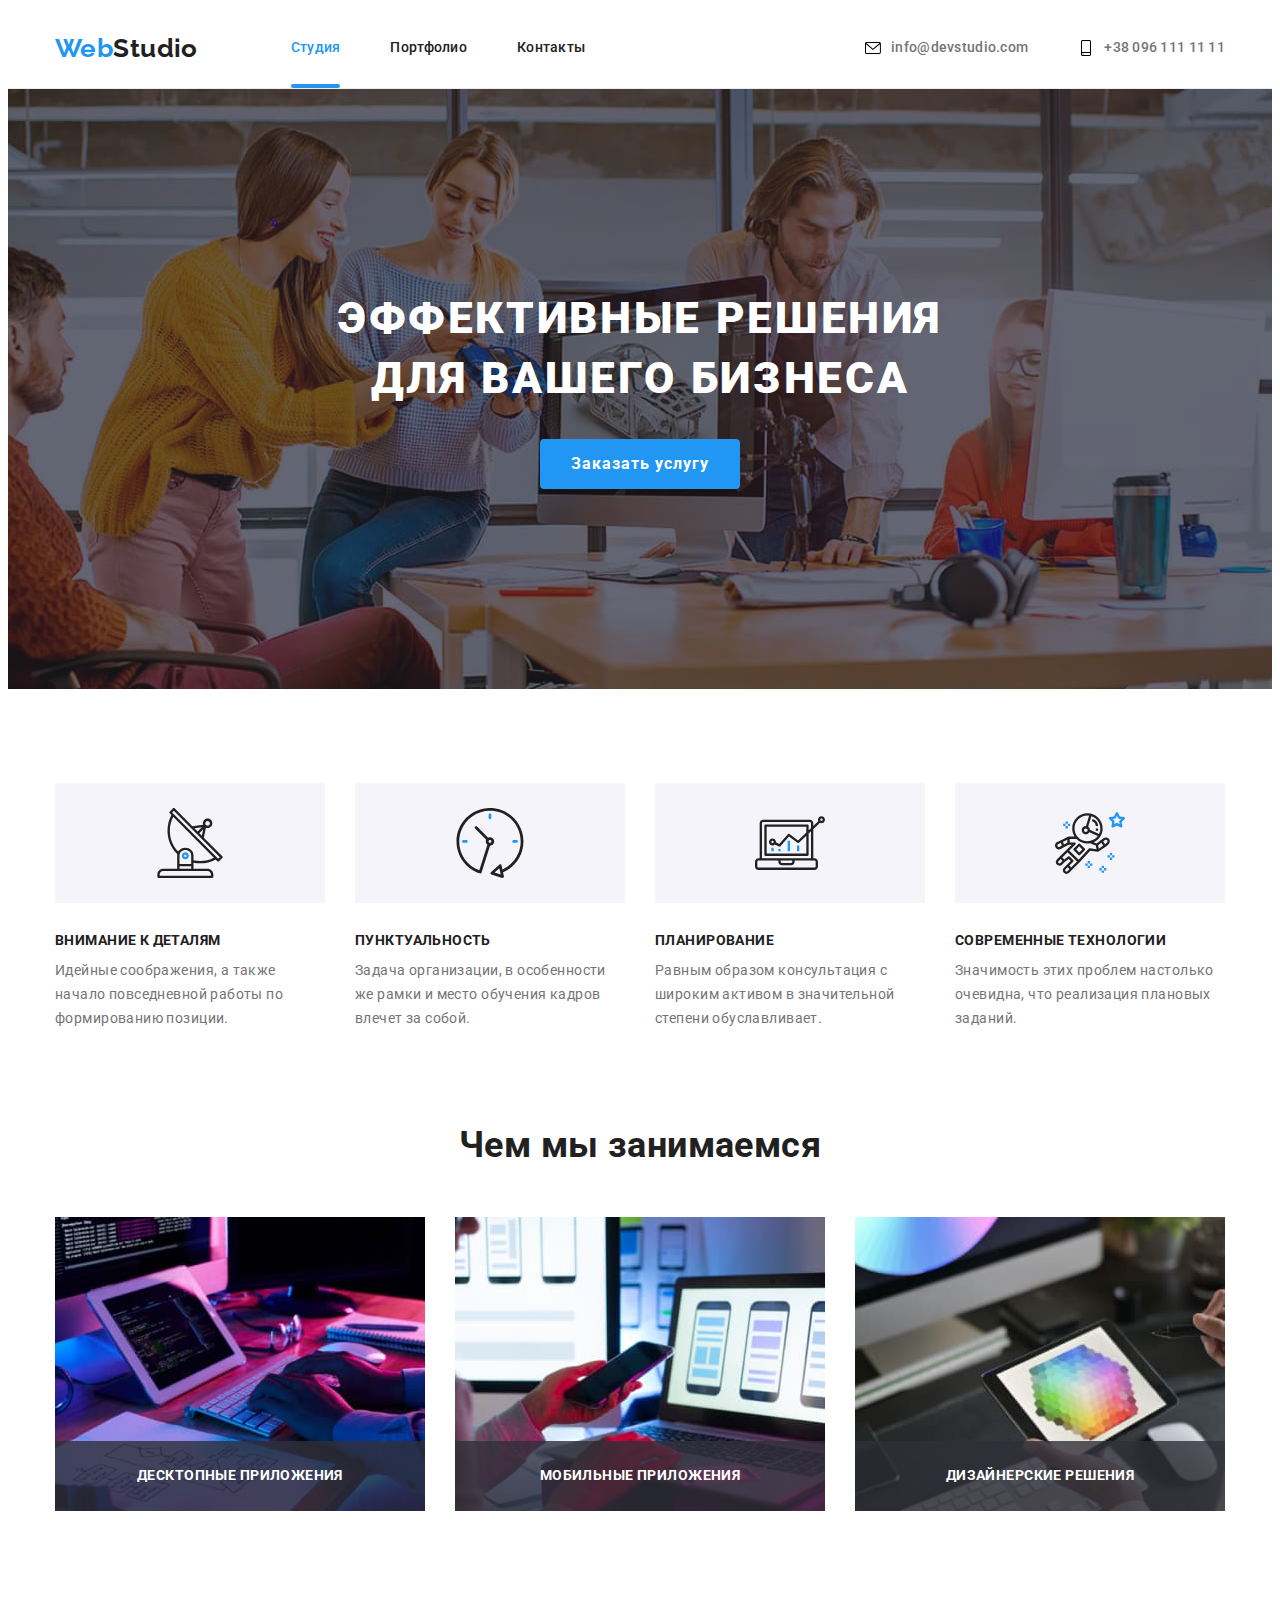
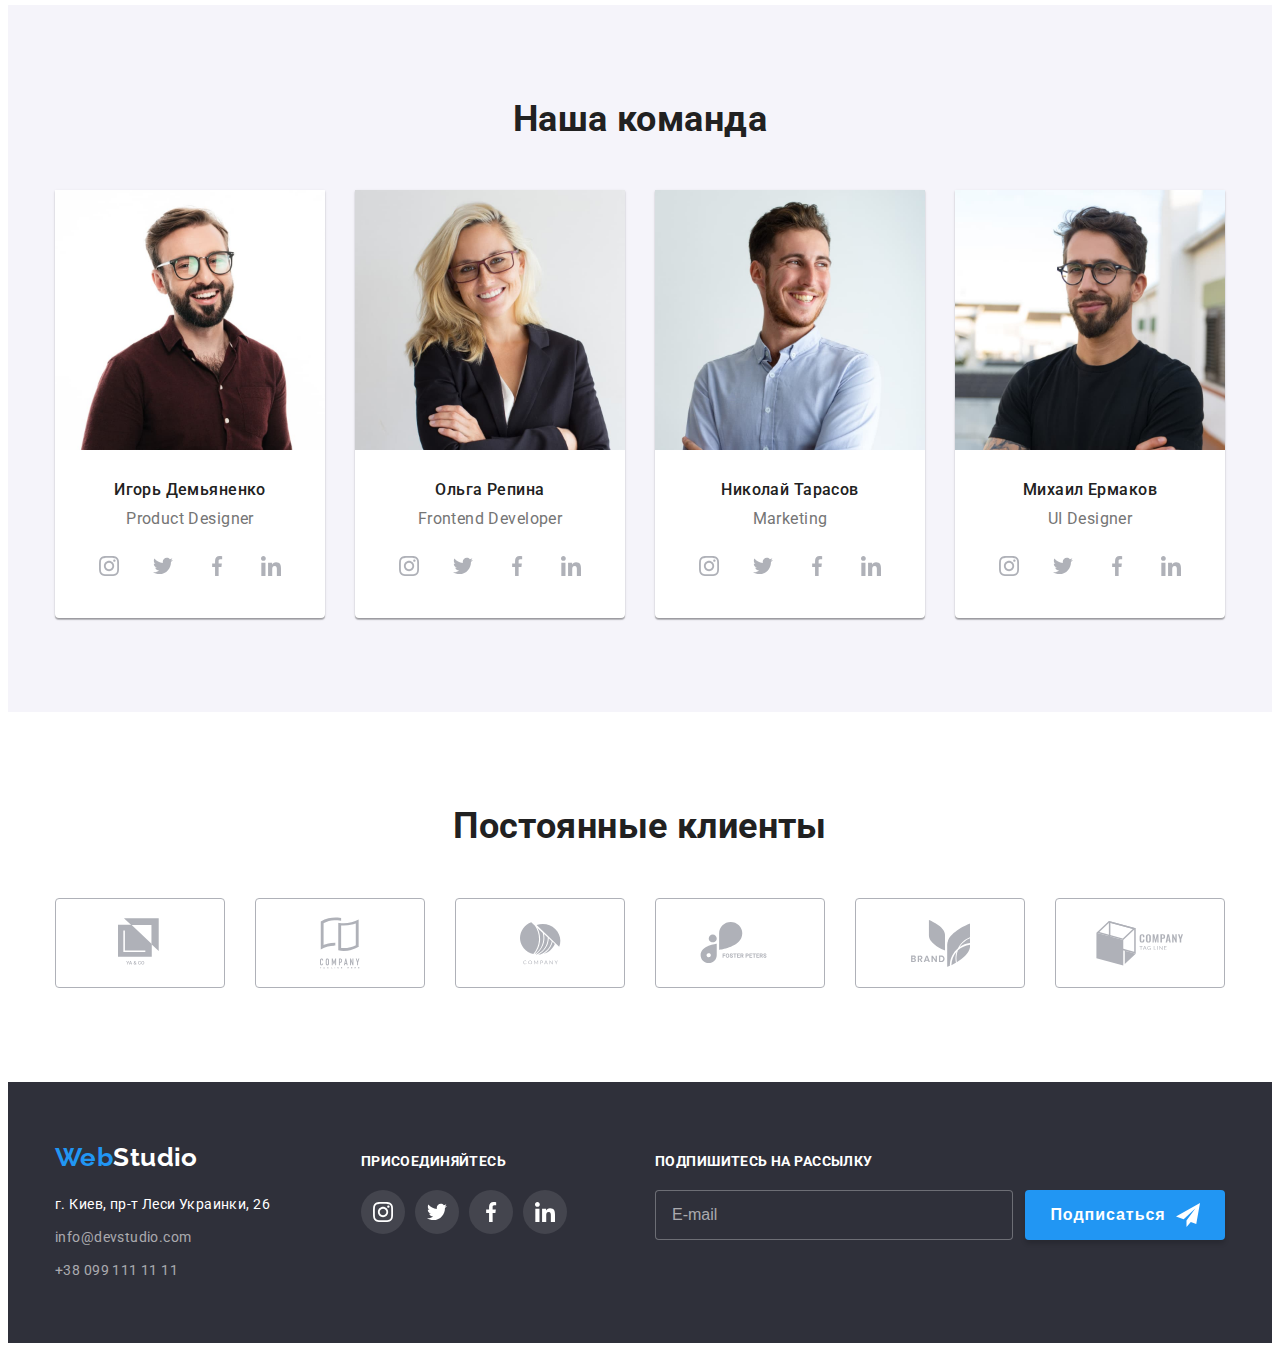
<file: index.html>
<!DOCTYPE html>
<html lang="ru">

<head>
    <meta charset="UTF-8" />
    <meta name="viewport" content="width=device-width, initial-scale=1.0" />
    <title>Студия</title>
    <link rel="stylesheet" href="https://cdnjs.cloudflare.com/ajax/libs/modern-normalize/1.0.0/modern-normalize.min.css"
        integrity="sha512-ISS7cAi1PEhQ8jnbJpJZMd29NlhNj4AWYyLOSp2CE/CsHxTCu+r+t0D2yoJudVrd0/8fTVPUVDzY5Tvli75u/g=="
        crossorigin="anonymous" />
    <link 
      href="https://fonts.googleapis.com/css2?family=Raleway:wght@700&family=Roboto:wght@400;500;700;900&display=swap" 
      rel="stylesheet"
    />
    <link rel="stylesheet" href="./css/styles.css" />
</head>

<body>
    <!-- Шапка сайта -->
    <header class="top-line">
        <div class="container top-cont">
            <nav class="navi">
                <a href="./index.html" class="logo">Web<span class="logo-top">Studio</span></a>
                <ul class="site-navi">
                    <li class="item"><a href="./index.html" class="link current">Студия</a></li>
                    <li class="item"><a href="./portfolio.html" class="link">Портфолио</a></li>
                    <li class="item"><a href="" class="link">Контакты</a></li>
                </ul>
            </nav>
            <ul class="out-navi">
                <li class="item">
                    <a href="mailto:info@devstudio.com" class="link">
                        <svg class="out-navi-icon">
                            <use href="./images/icons.svg#head-envelope"></use>
                        </svg>
                        info@devstudio.com
                    </a>
                </li>
                <li class="item"><a href="tel:+380961111111" class="link">
                    <svg class="out-navi-icon">
                        <use href="./images/icons.svg#head-smartphone"></use>
                    </svg>
                    +38 096 111 11 11</a></li>
            </ul>
        </div>
    </header>
    <main>

        <!-- ГЕРОЙ -->
        <section class="hero">
            <div class="hero-content">
                 <h1 class="hero-title">ЭФФЕКТИВНЫЕ РЕШЕНИЯ ДЛЯ ВАШЕГО БИЗНЕСА</h1>
                 <button type="button" class="button-hero" data-modal-open>Заказать услугу</button>
            </div>        
        </section>

        <!-- Особенности-feature- -->
        <section class="section-feature">
            <div class="container">
                <h2 class="visually-hidden">Особенности</h2>
                <ul class="feature-list">
                    <li class="item">
                        <div class="feature-images">
                            <svg>
                                <use href="./images/icons.svg#antenna"></use>
                            </svg>
                        </div>
                        <h3 class="section-feature-title">Внимание к деталям</h3>
                        <p class="section-feature-text">
                            Идейные соображения, а также начало повседневной работы по формированию позиции.
                        </p>
                    </li>
                    <li class="item">
                        <div class="feature-images">
                            <svg>
                                <use href="./images/icons.svg#clock"></use>
                            </svg>
                        </div>
                        <h3 class="section-feature-title">
                            Пунктуальность
                        </h3>
                        <p class="section-feature-text">
                            Задача организации, в особенности же рамки и место обучения кадров влечет за собой.
                        </p>
                    </li>
                    <li class="item">
                        <div class="feature-images">
                            <svg>
                                <use href="./images/icons.svg#diagram"></use>
                            </svg>
                        </div>
                        <h3 class="section-feature-title">
                            Планирование
                        </h3>
                        <p class="section-feature-text">
                            Равным образом консультация с широким активом в значительной степени обуславливает.
                        </p>
                    </li>
                    <li class="item">
                        <div class="feature-images">
                            <svg>
                                <use href="./images/icons.svg#astronaut"></use>
                            </svg>
                        </div>
                        <h3 class="section-feature-title">
                            Современные технологии
                        </h3>
                        <p class="section-feature-text">
                            Значимость этих проблем настолько очевидна, что реализация плановых заданий.
                        </p>
                    </li>
                </ul>
            </div>   
        </section>

        <!-- Чем мы занимаемся - work -->
        <section class="section-work">
            <div class="container">
                <h2 class="section-work-title">Чем мы занимаемся</h2>
                <ul class="work-list">
                    <li class="item">
                        <img src="./images/1-1.jpg" alt="Алгоритм и планшет" width="370" height="294" />
                        <div class="work-cell">
                            <p>десктопные приложения</p>
                        </div>
                    </li>
                    <li class="item">
                        <img src="./images/1-2.jpg" alt="Смартфон и ноутбук" width="370" height="294" />
                        <div class="work-cell">
                            <p>мобильные приложения</p>
                        </div>
                    </li>
                    <li class="item">
                        <img src="./images/1-3.jpg" alt="Планшет и компьютер" width="370" height="294" />
                        <div class="work-cell">
                            <p>дизайнерские решения</p>
                        </div>
                    </li>
                </ul>
            </div>            
        </section>

        <!-- Наша команда - team-->
        <section class="section-team">
            <div class="container">
                <h2 class="section-team-title">Наша команда</h2>
                <ul class="team-list">
                    <li class="team-cell">
                        <img src="./images/2-1-demiantnko.jpg" alt="Игорь Демьяненко" width="270" height="260" />
                        <div class="team-cell-text">
                            <h3 class="team-title">Игорь Демьяненко</h3>
                            <p class="section-team-text">
                                Product Designer
                            </p>
                            <ul class="t-social">
                                <li class="t-soc-cell">
                                 <a href="" class="t-soc-link">
                                     <svg class="t-soc-item">
                                        <use href="./images/icons.svg#social-instagram"></use>
                                     </svg>
                                 </a>
                                </li>
                                <li class="t-soc-cell">
                                    <a href="" class="t-soc-link">
                                        <svg class="t-soc-item">
                                            <use href="./images/icons.svg#social-twitter"></use>
                                        </svg>
                                    </a>
                                </li>
                                <li class="t-soc-cell">
                                    <a href="" class="t-soc-link">
                                        <svg class="t-soc-item">
                                            <use href="./images/icons.svg#social-facebook"></use>
                                        </svg>
                                    </a>
                                </li>
                                <li class="t-soc-cell">
                                    <a href="" class="t-soc-link">
                                        <svg class="t-soc-item">
                                            <use href="./images/icons.svg#social-linkedin"></use>
                                        </svg>
                                    </a>
                                </li>
                            </ul>
                        </div>
                    </li>
                    <li class="team-cell">
                        <img src="./images/2-2-repina.jpg" alt="Поле" width="270" height="260" />
                        <div class="team-cell-text">
                            <h3 class="team-title">Ольга Репина</h3>
                            <p class="section-team-text">
                                Frontend Developer
                            </p>
                            <ul class="t-social">
                                <li class="t-soc-cell">
                                    <a href="" class="t-soc-link">
                                        <svg class="t-soc-item">
                                            <use href="./images/icons.svg#social-instagram"></use>
                                        </svg>
                                    </a>
                                </li>
                                <li class="t-soc-cell">
                                    <a href="" class="t-soc-link">
                                        <svg class="t-soc-item">
                                            <use href="./images/icons.svg#social-twitter"></use>
                                        </svg>
                                    </a>
                                </li>
                                <li class="t-soc-cell">
                                    <a href="" class="t-soc-link">
                                        <svg class="t-soc-item">
                                            <use href="./images/icons.svg#social-facebook"></use>
                                        </svg>
                                    </a>
                                </li>
                                <li class="t-soc-cell">
                                    <a href="" class="t-soc-link">
                                        <svg class="t-soc-item">
                                            <use href="./images/icons.svg#social-linkedin"></use>
                                        </svg>
                                    </a>
                                </li>
                            </ul>
                        </div>
                    </li>
                    <li class="team-cell">
                        <img src="./images/2-3-tarasov.jpg" alt="Николай Тарасов" width="270" height="260" />
                        <div class="team-cell-text">
                            <h3 class="team-title">Николай Тарасов</h3>
                            <p class="section-team-text">
                                Marketing
                            </p>
                            <ul class="t-social">
                                <li class="t-soc-cell">
                                    <a href="" class="t-soc-link">
                                        <svg class="t-soc-item">
                                            <use href="./images/icons.svg#social-instagram"></use>
                                        </svg>
                                    </a>
                                </li>
                                <li class="t-soc-cell">
                                    <a href="" class="t-soc-link">
                                        <svg class="t-soc-item">
                                            <use href="./images/icons.svg#social-twitter"></use>
                                        </svg>
                                    </a>
                                </li>
                                <li class="t-soc-cell">
                                    <a href="" class="t-soc-link">
                                        <svg class="t-soc-item">
                                            <use href="./images/icons.svg#social-facebook"></use>
                                        </svg>
                                    </a>
                                </li>
                                <li class="t-soc-cell">
                                    <a href="" class="t-soc-link">
                                        <svg class="t-soc-item">
                                            <use href="./images/icons.svg#social-linkedin"></use>
                                        </svg>
                                    </a>
                                </li>
                            </ul>
                        </div>
                    </li>
                    <li class="team-cell">
                        <img src="./images/2-4-ermakov.jpg" alt="Михаил Ермаков" width="270" height="260" />
                        <div class="team-cell-text">
                            <h3 class="team-title">Михаил Ермаков</h3>
                            <p class="section-team-text">
                                UI Designer
                            </p>
                            <ul class="t-social">
                                <li class="t-soc-cell">
                                    <a href="" class="t-soc-link">
                                        <svg class="t-soc-item">
                                            <use href="./images/icons.svg#social-instagram"></use>
                                        </svg>
                                    </a>
                                </li>
                                <li class="t-soc-cell">
                                    <a href="" class="t-soc-link">
                                        <svg class="t-soc-item">
                                            <use href="./images/icons.svg#social-twitter"></use>
                                        </svg>
                                    </a>
                                </li>
                                <li class="t-soc-cell">
                                    <a href="" class="t-soc-link">
                                        <svg class="t-soc-item">
                                            <use href="./images/icons.svg#social-facebook"></use>
                                        </svg>
                                    </a>
                                </li>
                                <li class="t-soc-cell">
                                    <a href="" class="t-soc-link">
                                        <svg class="t-soc-item">
                                            <use href="./images/icons.svg#social-linkedin"></use>
                                        </svg>
                                    </a>
                                </li>
                            </ul>
                        </div>
                    </li>
                </ul>
            </div>   
        </section>

        <section class="section-clients">
            <div class="container">
                <h2 class="clients-title">Постоянные клиенты</h2>
                <ul class="clients-list">
                    <li class="client-cell">
                        <a href="" class="client-link">
                        <svg class="client-link-item" width="45px" height="50px">
                            <use href="./images/icons.svg#logo-1"></use>
                        </svg>
                        </a>
                    </li>
<li class="client-cell">
                        <a href="" class="client-link">
                        <svg class="client-link-item" width="40px" height="52px">
                            <use href="./images/icons.svg#logo-2"></use>
                        </svg>
                        </a>
                    </li>
<li class="client-cell">
                        <a href="" class="client-link">
                        <svg class="client-link-item" width="41px" height="43px">
                            <use href="./images/icons.svg#logo-3"></use>
                        </svg>
                        </a>
                    </li>
<li class="client-cell">
                        <a href="" class="client-link">
                        <svg class="client-link-item" width="80px" height="42px">
                            <use href="./images/icons.svg#logo-4"></use>
                        </svg>
                        </a>
                    </li>
 <li class="client-cell">
                        <a href="" class="client-link">
                        <svg class="client-link-item" width="59px" height="47px">
                            <use href="./images/icons.svg#logo-5"></use>
                        </svg>
                        </a>
                    </li>                   
<li class="client-cell">
                        <a href="" class="client-link">
                        <svg class="client-link-item" width="88px" height="45px">
                            <use href="./images/icons.svg#logo-6"></use>
                        </svg>
                        </a>
                    </li>
                </ul>
            </div>
        </section>
    </main>

    <!-- Футер -->
    <footer class="site-footer">
        <div class="container">
            <div>
                <a href="./index.html" class="logo">Web<span     class="logo-footer">Studio</span></a>
                <address>
                <ul class="footer-navi">
                    <li>
                        <a href="https://www.google.com.ua/maps/place/%D0%9A%D0%B8%D0%B5%D0%B2,+02000/@50.4021368,30.2525048,10z/data=!3m1!4b1!4m5!3m4!1s0x40d4cf4ee15a4505:0x764931d2170146fe!8m2!3d50.4501!4d30.5234"
                            rel="noopener noreferrer" target="_blank" class="goo-maps">г. Киев, пр-т Леси Украинки, 26</a>
                    </li>
                    <li>
                        <a href="mailto:info@devstudio.com" class="link">info@devstudio.com</a>
                    </li>
                    <li>
                        <a href="tel:+380991111111" class="link">+38 099 111 11 11</a>
                    </li>
                </ul>
                </address>
            </div>
            <div class="footer-social">
                <h3 class="foo-soc-title">ПРИСОЕДИНЯЙТЕСЬ</h3>
                <ul class="foo-social">
                    <li class="foo-soc-cell">
                        <a href="" class="foo-soc-link">
                            <svg class="foo-soc-item">
                                <use href="./images/icons.svg#social-instagram"></use>
                            </svg>
                        </a>
                    </li>
                    <li class="foo-soc-cell">
                        <a href="" class="foo-soc-link">
                            <svg class="foo-soc-item">
                                <use href="./images/icons.svg#social-twitter"></use>
                            </svg>
                        </a>
                    </li>
                    <li class="foo-soc-cell">
                        <a href="" class="foo-soc-link">
                            <svg class="foo-soc-item">
                                <use href="./images/icons.svg#social-facebook"></use>
                            </svg>
                        </a>
                    </li>
                    <li class="foo-soc-cell">
                        <a href="" class="foo-soc-link">
                            <svg class="foo-soc-item">
                                <use href="./images/icons.svg#social-linkedin"></use>
                            </svg>
                        </a>
                    </li>
                </ul>
            </div>
            <div class="footer-mailing">
                <h3 class="foo-mail-title">ПОДПИШИТЕСЬ НА РАССЫЛКУ</h3>
                <form class="js-speaker-form mailing-form">
                    <input type="email" name="user-email" placeholder="E-mail" class="foo-mail-input" required/>
                    <button type="submit" class="mailing-button">
                        Подписаться
                        <svg class="mailing-send">
                            <use href="./images/icons.svg#icon-send"></use>
                        </svg>
                    </button>   
                </form>
            </div>
        </div>
        
    </footer>
    <div class="backdrop is-hidden" data-modal>
        <div class="modal">
            <button type="button" class="modal-close" data-modal-close>
                <svg class="m-close-icon" width="18px" height="18px">
                    <use href="./images/icons.svg#close-m-icon"></use>
                </svg>
            </button>
            <form class="js-speaker-form modal-form">
                <h3 class="m-form-title">Оставьте свои данные, мы вам перезвоним</h3>
                <label class="form-field">
                    <input type="text" name="username" class="m-form-input" minlength="3" required />
                    <span class="m-form-label">Имя</span>
                    <svg class="form-icon">
                        <use href="./images/icons.svg#form-name-icon"></use>
                    </svg>
                </label>
                <label class="form-field">
                    <input type="tel" name="user-tel" class="m-form-input" minlength="10" required />
                    <span class="m-form-label">Телефон</span>
                    <svg class="form-icon">
                        <use href="./images/icons.svg#form-phone-icon"></use>
                    </svg>
                </label>
                <label class="form-field">
                    <input type="email" name="user-email" class="m-form-input" required />
                    <span class="m-form-label">Почта</span>
                    <svg class="form-icon">
                        <use href="./images/icons.svg#form-mail-icon"></use>
                    </svg>
                </label>
                <label class="form-field comment">
                    <textarea name="comments" rows="6" placeholder="Введите текст" class="m-form-input comment"></textarea>
                    <span class="m-form-label">Комментарий</span>
                </label>
                <label class="form-field-check">
                    <input type="checkbox" name="user-agreement" class="m-form-check" required />
                    <svg class="form-check-icon">
                        <use href="./images/icons.svg#check-icon"></use>
                    </svg>
                    <span class="m-form-label-check">Соглашаюсь с рассылкой и принимаю&ensp;</span>
                    <a href=" " class="agreement-linc">Условия договора</a>
                </label>
                <button type="submit" class="submit-form-button">Отправить</button>
            </form>
        </div>
    </div>
    <script src="./js/modal.js"></script>
</body>

</html>
</file>
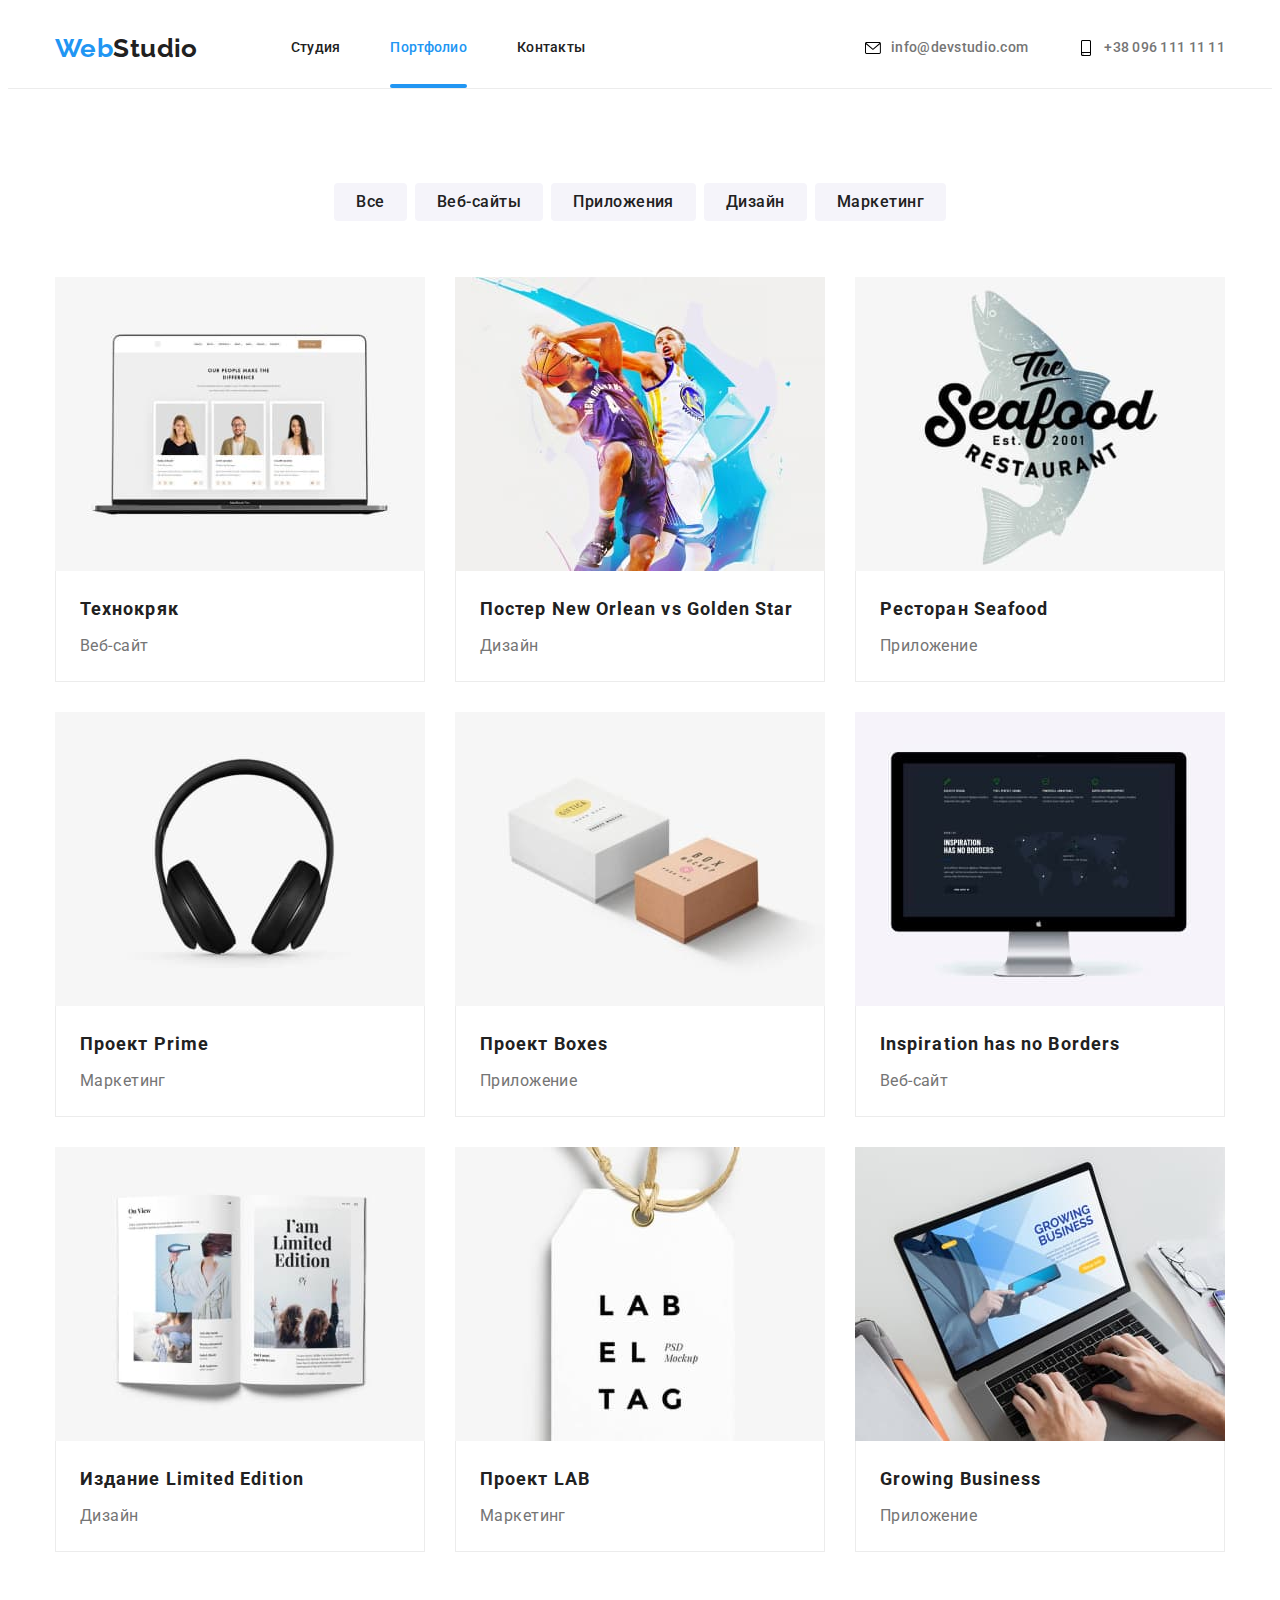
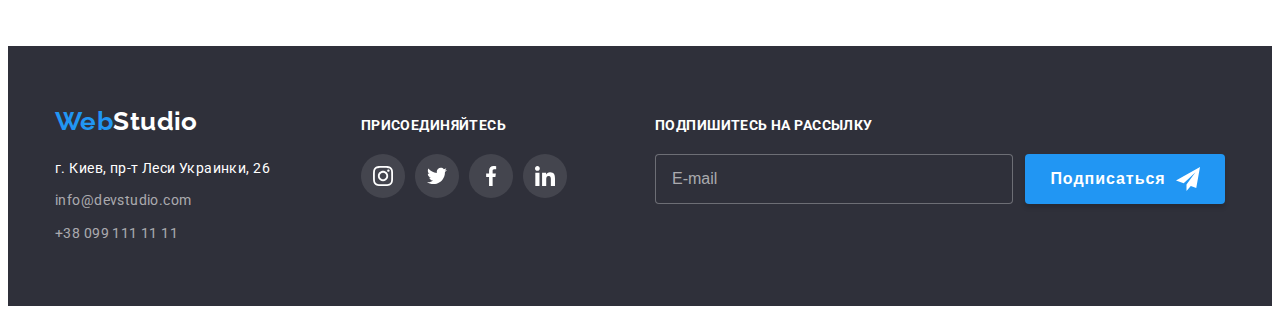
<file: portfolio.html>
<!DOCTYPE html>
<html lang="ru">

<head>
    <meta charset="UTF-8" />
    <meta name="viewport" content="width=device-width, initial-scale=1.0" />
    <title>Портфолио</title>
    <link rel="stylesheet" href="https://cdnjs.cloudflare.com/ajax/libs/modern-normalize/1.0.0/modern-normalize.min.css"
        integrity="sha512-ISS7cAi1PEhQ8jnbJpJZMd29NlhNj4AWYyLOSp2CE/CsHxTCu+r+t0D2yoJudVrd0/8fTVPUVDzY5Tvli75u/g=="
        crossorigin="anonymous" />
    <link
        href="https://fonts.googleapis.com/css2?family=Raleway:wght@700&family=Roboto:wght@400;500;700;900&display=swap"
        rel="stylesheet" />
    <link rel="stylesheet" href="./css/styles.css" />
</head>

<body>
    <!-- Шапка сайта -->
    <header class="top-line">
        <div class="container top-cont">
            <nav class="navi">
                <a href="./index.html" class="logo">Web<span class="logo-top">Studio</span></a>
                <ul class="site-navi">
                    <li class="item"><a href="./index.html" class="link">Студия</a></li>
                    <li class="item"><a href="./portfolio.html" class="link current">Портфолио</a></li>
                    <li class="item"><a href="" class="link">Контакты</a></li>
                </ul>
            </nav>
            <ul class="out-navi">
                <li class="item">
                    <a href="mailto:info@devstudio.com" class="link">
                        <svg class="out-navi-icon">
                            <use href="./images/icons.svg#head-envelope"></use>
                        </svg>
                        info@devstudio.com
                    </a>
                </li>
                <li class="item"><a href="tel:+380961111111" class="link">
                        <svg class="out-navi-icon">
                            <use href="./images/icons.svg#head-smartphone"></use>
                        </svg>
                        +38 096 111 11 11</a></li>
            </ul>
        </div>
    </header>
    <main>
        <section class="section-pf">
            <div class="container">
                <h2 class="visually-hidden">Портфолио</h2>
                <!-- Фильтры -->
                <ul class="pf-filter">
                    <li class="item"><button type="button" class="button-pf">Все</button></li>
                    <li class="item"><button type="button" class="button-pf">Веб-сайты</button></li>
                    <li class="item"><button type="button" class="button-pf">Приложения</button></li>
                    <li class="item"><button type="button" class="button-pf">Дизайн</button></li>
                    <li class="item"><button type="button" class="button-pf">Маркетинг</button></li>
                </ul>
                <!-- Проекты -->
                <ul class="pf-list">
                    <li class="pf-list-item">
                        <a href="" class="pf-link">
                            <div class="pf-cell">
                                <div class="over-pf-cell">
                                    Технокряк это современная площадка распространения коронавируса. Компании используют эту платформу для цифрового шпионажа и атак на защищённые сервера конкурентов.
                                </div>
                                <img src="./images/pf-1-1.jpg" alt="Ноутбук с портретами" width="370" height="294" />
                            </div>                            
                            <div class="pf-list-text">
                                <h3 class="pf-title">Технокряк</h3>
                                <p class="pf-text">Веб-сайт</p>
                            </div>
                        </a>
                    </li>
                    <li class="pf-list-item">
                        <a href="" class="pf-link">
                            <div class="pf-cell">
                                <div class="over-pf-cell">
                                    Технокряк это современная площадка распространения коронавируса. Компании используют эту платформу для цифрового шпионажа и атак на защищённые сервера конкурентов.
                                </div>                           
                                <img src="./images/pf-1-2.jpg" alt="Баскетболисты" width="370" height="294" />
                            </div>                          
                            <div class="pf-list-text">
                                <h3 class="pf-title">Постер New Orlean vs Golden Star</h3>
                                <p class="pf-text"> Дизайн</p>
                            </div>
                        </a>
                    </li>
                    <li class="pf-list-item">
                        <a href="" class="pf-link">
                            <div class="pf-cell">
                                <div class="over-pf-cell">
                                    Технокряк это современная площадка распространения коронавируса. Компании используют эту платформу для цифрового шпионажа и атак на защищённые сервера конкурентов.
                                </div>
                                <img src="./images/pf-1-3.jpg" alt="Ресторан Seafood - постер" width="370" height="294" />
                            </div>                            
                            <div class="pf-list-text">
                                <h3 class="pf-title">Ресторан Seafood</h3>
                                <p class="pf-text">Приложение</p>
                            </div>
                        </a>
                    </li>
                    <li class="pf-list-item">
                        <a href="" class="pf-link">
                            <div class="pf-cell">
                                <div class="over-pf-cell">
                                    Технокряк это современная площадка распространения коронавируса. Компании используют эту платформу для цифрового шпионажа и атак на защищённые сервера конкурентов.
                                </div>
                                <img src="./images/pf-2-1.jpg" alt="Наушники" width="370" height="294" />
                            </div>                           
                            <div class="pf-list-text">
                                <h3 class="pf-title">Проект Prime</h3>
                                <p class="pf-text">Маркетинг</p>
                            </div>
                        </a>
                    </li>
                    <li class="pf-list-item">
                        <a href="" class="pf-link">
                            <div class="pf-cell">
                                <div class="over-pf-cell">
                                    Технокряк это современная площадка распространения коронавируса. Компании используют эту платформу для цифрового шпионажа и атак на защищённые сервера конкурентов.
                                </div>
                                <img src="./images/pf-2-2.jpg" alt="Две коробочки" width="370" height="294" />
                            </div>
                            <div class="pf-list-text">
                                <h3 class="pf-title">Проект Boxes</h3>
                                <p class="pf-text">Приложение</p>
                            </div>
                        </a>
                    </li>
                    <li class="pf-list-item">
                        <a href="" class="pf-link">
                            <div class="pf-cell">
                                <div class="over-pf-cell">
                                    Технокряк это современная площадка распространения коронавируса. Компании используют эту платформу для цифрового шпионажа и атак на защищённые сервера конкурентов.
                                </div>
                                <img src="./images/pf-2-3.jpg" alt="Монитор с картой мира" width="370" height="294" />
                            </div>                           
                            <div class="pf-list-text">
                                <h3 class="pf-title">Inspiration has no Borders</h3>
                                <p class="pf-text">Веб-сайт</p>
                            </div>
                        </a>
                    </li>
                    <li class="pf-list-item">
                        <a href="" class="pf-link">
                            <div class="pf-cell">
                                <div class="over-pf-cell">
                                    Технокряк это современная площадка распространения коронавируса. Компании используют эту платформу для цифрового шпионажа и атак на защищённые сервера конкурентов.
                                </div>
                                <img src="./images/pf-3-1.jpg" alt="Бумажный журнал" width="370" height="294" />
                            </div>
                            <div class="pf-list-text">
                                <h3 class="pf-title">Издание Limited Edition</h3>
                                <p class="pf-text">Дизайн</p>
                            </div>
                        </a>
                    </li>
                    <li class="pf-list-item">
                        <a href="" class="pf-link">
                            <div class="pf-cell">
                                <div class="over-pf-cell">
                                    Технокряк это современная площадка распространения коронавируса. Компании используют эту платформу для цифрового шпионажа и атак на защищённые сервера конкурентов.
                                </div>
                                <img src="./images/pf-3-2.jpg" alt="Этикетка LAB" width="370" height="294" />
                            
                            </div>
                            <div class="pf-list-text">
                                <h3 class="pf-title">Проект LAB</h3>
                                <p class="pf-text">Маркетинг</p>
                            </div>
                        </a>
                    </li>
                    <li class="pf-list-item">
                        <a href="" class="pf-link">
                            <div class="pf-cell">
                                <div class="over-pf-cell">
                                    Технокряк это современная площадка распространения коронавируса. Компании используют эту платформу для цифрового шпионажа и атак на защищённые сервера конкурентов.
                                </div>
                                <img src="./images/pf-3-3.jpg" alt="Ноутбук с растущим бизнесом" width="370" height="294" />
                            </div>
                            <div class="pf-list-text">
                                <h3 class="pf-title">Growing Business</h3>
                                <p class="pf-text">Приложение</p>
                            </div>
                        </a>
                    </li>
                </ul>
            </div>         
        </section>
    </main>

    <!-- Футер -->
    <footer class="site-footer">
        <div class="container">
            <div>
                <a href="./index.html" class="logo">Web<span class="logo-footer">Studio</span></a>
                <address>
                    <ul class="footer-navi">
                        <li>
                            <a href="https://www.google.com.ua/maps/place/%D0%9A%D0%B8%D0%B5%D0%B2,+02000/@50.4021368,30.2525048,10z/data=!3m1!4b1!4m5!3m4!1s0x40d4cf4ee15a4505:0x764931d2170146fe!8m2!3d50.4501!4d30.5234"
                                rel="noopener noreferrer" target="_blank" class="goo-maps">г. Киев, пр-т Леси Украинки,
                                26</a>
                        </li>
                        <li>
                            <a href="mailto:info@devstudio.com" class="link">info@devstudio.com</a>
                        </li>
                        <li>
                            <a href="tel:+380991111111" class="link">+38 099 111 11 11</a>
                        </li>
                    </ul>
                </address>
            </div>
            <div class="footer-social">
                <h3 class="foo-soc-title">ПРИСОЕДИНЯЙТЕСЬ</h3>
                <ul class="foo-social">
                    <li class="foo-soc-cell">
                        <a href="" class="foo-soc-link">
                            <svg class="foo-soc-item">
                                <use href="./images/icons.svg#social-instagram"></use>
                            </svg>
                        </a>
                    </li>
                    <li class="foo-soc-cell">
                        <a href="" class="foo-soc-link">
                            <svg class="foo-soc-item">
                                <use href="./images/icons.svg#social-twitter"></use>
                            </svg>
                        </a>
                    </li>
                    <li class="foo-soc-cell">
                        <a href="" class="foo-soc-link">
                            <svg class="foo-soc-item">
                                <use href="./images/icons.svg#social-facebook"></use>
                            </svg>
                        </a>
                    </li>
                    <li class="foo-soc-cell">
                        <a href="" class="foo-soc-link">
                            <svg class="foo-soc-item">
                                <use href="./images/icons.svg#social-linkedin"></use>
                            </svg>
                        </a>
                    </li>
                </ul>
            </div>
            <div class="footer-mailing">
                <h3 class="foo-mail-title">ПОДПИШИТЕСЬ НА РАССЫЛКУ</h3>
                <form class="js-speaker-form mailing-form">
                    <input type="email" name="user-email" placeholder="E-mail" class="foo-mail-input" required/>
                    <button type="submit" class="mailing-button">
                        Подписаться
                        <svg class="mailing-send">
                            <use href="./images/icons.svg#icon-send"></use>
                        </svg>
                    </button>
                </form>
            </div>
        </div>
    
    </footer>
</body>

</html>
</file>
<file: css/styles.css>
:root {
  --white-basis: #ffffff;
  --accent-brand: #2196f3;
  --black-title: #212121;
  --black-text: #757575;
  --darck-bg: #2f303a;
  --light-first-bg: #e5e5e5; /*цвет main-а */
  --light-second-bg: #f5f4fa; /*наша команда*/
  --white-opacity: rgba(255, 255, 255, 0.6);
  --work-cell-bg: rgba(47, 48, 58, 0.8);
  --color-line: #ececec; /*цвет бордера*/
  --color-m-form-input: rgba(33, 33, 33, 0.2);
  --team-soc-link: #afb1b8;
  --client-cell-gap: 30px;
  --client-cell-item: 6; /*кол-во ячеек клиентов в ряду*/
  --pf-filter-gap: 30px;
  --pf-grid-item: 3; /*кол-во карточек в ряду портфолио*/
  --transit-properties: 250ms cubic-bezier(0.4, 0, 0.2, 1);
}

html {
  box-sizing: border-box;
}
*,
*::before,
*::after {
  box-sizing: border-box;
}

body {
  color: var(--black-text);
  font-family: Roboto, sans-serif;
  font-size: 14px;
  letter-spacing: 0.03em;
  /*width: 1600px; - решает проблему центрирования относительно вертикальной оси сайта???*/
}

section {
  min-width: 1200px;
}

address {
  font-style: normal;
}

ul {
  list-style: none;
  margin: 0px;
  padding: 0px;
}

img {
  display: block;
  max-width: 100%;
  height: auto;
}

a {
  text-decoration: none;
  display: block;
}

h1,
h2,
h3,
h4,
h5,
h6 {
  margin-top: 0px;
  margin-bottom: 0px;
  color: var(--black-title);
  font-family: Roboto, sans-serif;
}

p {
  margin-top: 0px;
  margin-bottom: 0px;
}

.visually-hidden {
  position: absolute !important;
  clip: rect(1px 1px 1px 1px);
  clip: rect(1px, 1px, 1px, 1px);
  padding: 0 !important;
  border: 0 !important;
  height: 1px !important;
  width: 1px !important;
  overflow: hidden;
}

.container {
  width: 1200px;
  padding: 0 15px;
  margin: 0px auto;
}

.top-line {
  min-width: 1200px;
  border-bottom-width: 1px;
  border-bottom-style: solid;
  border-bottom-color: var(--color-line);
}

.top-cont {
  display: flex;
  align-items: center;
  justify-content: space-between;
}

.navi {
  display: flex;
  align-items: center;
}

.logo {
  margin-right: 93px;
  color: var(--accent-brand);
  font-family: Raleway;
  font-weight: 700;
  font-size: 26px;
  line-height: 1.19;
}

.logo-top {
  color: var(--black-title);
}

.logo-footer {
  color: var(--white-basis);
}

.site-navi,
.out-navi {
  display: flex;
}

.site-navi .item:not(:last-child),
.out-navi .item:not(:last-child) {
  margin-right: 50px;
}

.site-navi .link {
  padding-top: 32px;
  padding-bottom: 32px;
  color: var(--black-title);
  font-weight: 500;
  line-height: 1.14;
  letter-spacing: 0.02em;
}

.site-navi .link,
.site-navi .current {
  position: relative;
  transition: color var(--transit-properties);
}

.site-navi .link::after,
.link.current::before {
  content: '';
  position: absolute;
  left: 0px;
  bottom: 0px;
  display: block;
  width: 100%;
  height: 4px;
  border-radius: 2px;
  background-color: var(--accent-brand);
}

.site-navi .link::after {
  transform: scaleX(0);
  transition: transform var(--transit-properties);
}

.site-navi .link:hover::after,
.site-navi .link:focus::after {
  transform: scaleX(1);
}

.link::after .site-navi .link,
.out-navi .link {
  transition: color var(--transit-properties);
}

.link.current,
.site-navi .link:hover,
.site-navi .link:focus,
.out-navi .link:hover,
.out-navi .link:focus,
.footer-navi .link:hover,
.footer-navi .link:focus {
  color: var(--accent-brand);
}

.out-navi .link:hover .out-navi-icon,
.out-navi .link:focus .out-navi-icon {
  fill: var(--accent-brand);
}

.out-navi .link {
  display: flex;
  align-items: center;
  padding-top: 32px; /*удерживает высоту хедера*/
  padding-bottom: 32px; /*удерживает высоту хедера*/
  color: var(--black-text);
  font-weight: 500;
  line-height: 1.14;
  letter-spacing: 0.02em;
  transition: color var(--transit-properties);
}

.out-navi-icon {
  width: 16px;
  height: 16px;
  margin-right: 10px;
  transition: fill var(--transit-properties);
}

.hero {
  display: flex;
  align-items: center;
  justify-content: center;
  min-width: 1200px;
  height: 600px;
  margin-left: auto;
  margin-right: auto;
  background-color: rgba(196, 196, 196, 1);
  background-image: linear-gradient(
      to right,
      rgba(47, 48, 58, 0.4),
      rgba(47, 48, 58, 0.4)
    ),
    url(../images/bg-heros.jpg);
  background-repeat: no-repeat;
  background-size: 1600px;
  background-position: center;
}

.hero-content {
  text-align: center;
  margin-left: auto;
  margin-right: auto;
}

.hero-title {
  width: 696px;
  color: var(--white-basis);
  margin: 0px auto 30px auto;
  font-weight: 900;
  font-size: 44px;
  line-height: 1.36;
  letter-spacing: 0.06em;
  text-transform: uppercase;
}

/* button для главной */
.container .button-hero {
  text-align: center;
}

.button-hero {
  display: inline-block;
  margin: 0 auto;
  width: 200px;
  height: 50px;
  border-radius: 4px;
  border: transparent;
  /*outline: none; убирает рамку при нажатии, НО УБИРАЕТ ИНТЕРАКТИВНОСТЬ!*/
  color: var(--white-basis);
  font-family: Roboto;
  font-weight: 700;
  font-size: 16px;
  text-align: center;
  line-height: 1.87;
  align-items: center;
  vertical-align: center;
  letter-spacing: 0.06em;
  background-color: var(--accent-brand);
  box-shadow: 0px 4px 4px rgba(0, 0, 0, 0.15);
  transition: background-color var(--transit-properties);
}

.button-hero:hover,
.button-hero:focus {
  background-color: #188ce8;
  cursor: pointer;
}

.section-feature {
  padding-top: 94px;
}

.feature-images {
  display: flex;
  align-items: center;
  justify-content: center;
  height: 120px;
  margin-bottom: 30px;
  background-color: var(--light-second-bg);
}

.feature-images > svg {
  width: 70px;
  height: 70px;
}

.feature-list,
.work-list,
.team-list {
  display: flex;
  flex-wrap: wrap;
}

.feature-list .item {
  width: calc((100% - 90px) / 4);
  margin-right: 30px;
}

.feature-list .item:nth-child(4n) {
  margin-right: 0px;
}

.section-feature-title {
  margin-bottom: 10px;
  font-weight: 700;
  font-size: 14px;
  line-height: 1.14;
  text-transform: uppercase;
}

.section-feature-text {
  line-height: 1.71;
}

.section-work {
  padding-top: 94px;
  padding-bottom: 94px;
}

.work-list .item {
  position: relative;
}

.work-cell {
  position: absolute;
  left: 0px;
  bottom: 0px;
  width: 100%;
  height: 70px;
  display: flex;
  align-items: center;
  justify-content: center;
  font-weight: 700;
  line-height: 1.17;
  text-transform: uppercase;
  color: var(--white-basis);
  background-color: var(--work-cell-bg);
}

.work-list .item {
  width: 370px;
}

.work-list .item + .item {
  margin-left: 30px;
}

.section-work-title,
.section-team-title,
.clients-title {
  margin: 0px auto 50px auto;
  font-weight: 700;
  font-size: 36px;
  line-height: 1.16;
  text-align: center;
}

.section-team {
  padding-top: 94px;
  padding-bottom: 94px;
  background-color: var(--light-second-bg);
}

.team-cell {
  width: 270px;
  border-radius: 0px 0px 4px 4px;
  background-color: var(--white-basis);
  box-shadow: 0px 1px 3px rgba(0, 0, 0, 0.12), 0px 1px 1px rgba(0, 0, 0, 0.14),
    0px 2px 1px rgba(0, 0, 0, 0.2);
}

.team-cell + .team-cell {
  margin-left: 30px;
}

.team-cell-text {
  padding-top: 30px;
  padding-bottom: 30px;
}

.team-title {
  margin-bottom: 10px;
  font-weight: 500;
  font-size: 16px;
  line-height: 1.19;
  text-align: center;
}

.section-team-text {
  font-size: 16px;
  line-height: 19px;
  text-align: center;
  margin-bottom: 16px;
}

.t-social,
.foo-social {
  display: flex;
  justify-content: center;
}

.t-soc-cell + .t-soc-cell,
.foo-soc-cell + .foo-soc-cell {
  margin-left: 10px;
}

.t-soc-link,
.foo-soc-link {
  display: flex;
  align-items: center;
  justify-content: center;
  width: 44px;
  height: 44px;
  border-radius: 50%;
  transition: background-color var(--transit-properties);
}

.t-soc-item,
.foo-soc-item {
  height: 20px;
  width: 20px;
  fill: var(--team-soc-link);
}

.t-soc-item {
  transition: fill var(--transit-properties);
}

.t-soc-link:hover,
.t-soc-link:focus,
.foo-soc-link:hover,
.foo-soc-link:focus {
  background-color: var(--accent-brand);
}

.t-soc-link:hover .t-soc-item,
.t-soc-link:focus .t-soc-item {
  fill: var(--white-basis);
}

.section-clients,
.section-pf {
  padding-top: 94px;
  padding-bottom: 94px;
}

.clients-list {
  display: flex;
  flex-wrap: wrap;
  margin-left: -30px;
  margin-top: -30px;
}

.client-cell {
  width: 170px;
  margin-left: 30px;
  margin-top: 30px;
}

.client-link {
  display: flex;
  align-items: center;
  justify-content: center;
  height: 90px;
  border-width: 1px;
  border-style: solid;
  border-radius: 4px;
  border-color: var(--team-soc-link);
  transition: border-color var(--transit-properties);
}

.client-link-item {
  fill: var(--team-soc-link);
  transition: fill var(--transit-properties);
}

.client-link:hover,
.client-link:focus {
  border-color: var(--accent-brand);
}

.client-link:hover .client-link-item,
.client-link:focus .client-link-item {
  fill: var(--accent-brand);
}

.section-pf .container {
  display: flex;
  flex-direction: column;
  align-items: center;
}

.pf-filter {
  margin-bottom: 56px;
  display: flex;
  flex-wrap: wrap;
}

.pf-filter .item + .item {
  margin-left: 8px;
}

/* button для портфолио-фильтра */
.button-pf {
  display: inline-block;
  min-width: 73px;
  min-height: 38px;
  padding: 6px 22px;
  border-radius: 4px;
  border: transparent;
  /*outline: none; убирает рамку при нажатии, НО УБИРАЕТ ИНТЕРАКТИВНОСТЬ!*/
  color: var(--black-title);
  font-family: Roboto;
  font-weight: 500;
  font-size: 16px;
  line-height: 1.62;
  text-align: center;
  vertical-align: top;
  letter-spacing: 0.03em;
  background-color: var(--light-second-bg);
  transition: background-color var(--transit-properties),
    box-shadow var(--transit-properties), color var(--transit-properties);
}

.button-pf:hover,
.button-pf:focus {
  color: var(--white-basis);
  background-color: var(--accent-brand);
  cursor: pointer;
  box-shadow: 0px 3px 1px rgba(0, 0, 0, 0.1), 0px 1px 2px rgba(0, 0, 0, 0.08),
    0px 2px 2px rgba(0, 0, 0, 0.12);
}

.pf-list {
  display: flex;
  flex-wrap: wrap;
  margin-left: calc(-1 * var(--pf-filter-gap));
  margin-top: calc(-1 * var(--pf-filter-gap));
}

.pf-list-item {
  flex-basis: calc(
    (100% - var(--pf-filter-gap) * var(--pf-grid-item)) / var(--pf-grid-item)
  );
  margin-left: var(--pf-filter-gap);
  margin-top: var(--pf-filter-gap);
  background-color: var(--white-basis);
}

.pf-list-text {
  padding: 20px 24px 20px 24px;
  border: 1px solid var(--color-line);
  border-top: none;
  background-color: var(--white-basis);
}

.pf-title {
  margin-bottom: 4px;
  font-weight: 700;
  font-size: 18px;
  line-height: 2;
  letter-spacing: 0.06em;
}

.pf-text {
  color: var(--black-text);
  font-size: 16px;
  line-height: 1.87;
}

.pf-cell {
  position: relative;
  overflow: hidden;
}

.over-pf-cell {
  position: absolute;
  transform: translateY(101%);
  width: 100%;
  height: 100%;
  padding: 63px 24px;
  overflow: hidden;
  font-size: 18px;
  line-height: 1.56;
  color: var(--white-basis);
  background-color: rgba(33, 150, 243, 0.9);
  transition: transform var(--transit-properties);
}

.pf-link {
  transition: box-shadow var(--transit-properties);
}

.pf-link:hover,
.pf-link:focus {
  box-shadow: 0px 1px 1px rgba(0, 0, 0, 0.12), 0px 4px 4px rgba(0, 0, 0, 0.06),
    1px 4px 6px rgba(0, 0, 0, 0.16);
}

.pf-link:hover .over-pf-cell,
.pf-link:focus .over-pf-cell {
  transform: translateY(0);
}

/* футер */
.site-footer {
  min-width: 1200px;
  padding-top: 60px;
  padding-bottom: 60px;
  background-color: var(--darck-bg);
}

.site-footer .container {
  display: flex;
  align-items: baseline;
}

.site-footer address {
  margin-top: 20px;
}

.footer-navi .goo-maps {
  color: var(--white-basis);
  line-height: 1.7;
  transition: color var(--transit-properties);
}

.footer-navi .goo-maps:hover,
.footer-navi .goo-maps:focus {
  color: var(--accent-brand);
}

.footer-navi .link {
  color: var(--white-opacity);
  line-height: 1.71;
  transition: color var(--transit-properties);
}
.footer-navi li + li {
  margin-top: 9px;
}

.foo-soc-title,
.foo-mail-title {
  margin-bottom: 20px;
  font-weight: 700;
  font-size: 14px;
  line-height: 1.14;
  letter-spacing: 0.03em;
  text-transform: uppercase;
  color: var(--white-basis);
}

.footer-social {
  margin-left: 70px;
}

.foo-soc-link {
  background-color: rgba(255, 255, 255, 0.1);
}

.foo-soc-item {
  fill: var(--white-basis);
}

.footer-mailing {
  margin-left: auto;
  margin-right: 0px;
}

.mailing-form {
  display: flex;
}

.foo-mail-input {
  display: flex;
  align-items: center;
  width: 358px;
  height: 50px;
  padding-left: 16px;
  margin-right: 12px;
  /*outline: none; убирает рамку при нажатии, НО УБИРАЕТ ИНТЕРАКТИВНОСТЬ!*/
  border: 1px solid rgba(255, 255, 255, 0.3);
  border-radius: 4px;
  font-size: 16px;
  line-height: 1.25;
  color: var(--white-basis);
  background-color: var(--darck-bg);
}

.foo-mail-input::placeholder {
  font-size: 16px;
  line-height: 1.25;
  color: rgba(255, 255, 255, 0.6);
}

.mailing-button,
.submit-form-button {
  display: flex;
  align-items: center;
  justify-content: center;
  height: 50px;
  width: 200px;
  border-radius: 4px;
  border: transparent;
  font-weight: 700;
  font-size: 16px;
  line-height: 1.87;
  letter-spacing: 0.06em;
  color: var(--white-basis);
  background-color: var(--accent-brand);
  box-shadow: 0px 4px 4px rgba(0, 0, 0, 0.15);
  /*outline: none; убирает рамку при нажатии, НО УБИРАЕТ ИНТЕРАКТИВНОСТЬ!*/
  transition: background-color var(--transit-properties);
}

.mailing-button:hover,
.mailing-button:focus,
.submit-form-button:hover,
.submit-form-button:focus {
  background-color: #188ce8;
  cursor: pointer;
}

.mailing-send {
  width: 24px;
  height: 24px;
  margin-left: 10px;
  fill: var(--white-basis);
}

.backdrop {
  position: fixed;
  top: 0;
  left: 0;
  z-index: 9;
  width: 100%;
  height: 100%;
  background-color: rgba(0, 0, 0, 0.2);
  transition: opacity var(--transit-properties);
  filter: drop-shadow(0px 4px 4px rgba(0, 0, 0, 0.15));
}

.modal {
  position: absolute;
  left: 50%;
  top: 50%;
  transform: translate(-50%, -50%) scale(1);
  min-width: 528px;
  min-height: 581px;
  border-radius: 4px;
  padding: 40px;
  background-color: #fff;
  box-shadow: 0px 2px 1px 0px rgba(0, 0, 0, 0.2),
    0px 1px 1px 0px rgba(0, 0, 0, 0.14), 0px 1px 3px 0px rgba(0, 0, 0, 0.12);
  transition: transform var(--transit-properties);
}

.backdrop.is-hidden {
  opacity: 0;
  pointer-events: none;
}

.backdrop.is-hidden .modal {
  transform: translate(-50%, -50%) scale(0.9);
}

.modal-close {
  position: absolute;
  top: 8px;
  right: 8px;
  display: flex;
  align-items: center;
  justify-content: center;
  width: 30px;
  height: 30px;
  border-radius: 50%;
  border: 1px solid rgba(0, 0, 0, 0.1);
  /*outline: none; убирает рамку при нажатии, НО УБИРАЕТ ИНТЕРАКТИВНОСТЬ!*/
  background-color: #fff;
  transition: background-color var(--transit-properties),
    border-color var(--transit-properties);
}

.m-close-icon {
  fill: rgb(0, 0, 0);
  transition: fill var(--transit-properties);
}

.modal-close:hover {
  cursor: pointer;
}

.modal-close:hover,
.modal-close:focus {
  background-color: var(--accent-brand);
  border-color: var(--accent-brand);
}

.modal-close:hover .m-close-icon,
.modal-close:focus .m-close-icon {
  fill: var(--white-basis);
}

.modal-form {
  display: flex;
  flex-direction: column;
  align-items: center;
  width: 100%;
  margin-left: auto;
  margin-right: auto;
  width: 448px;
}

.form-field {
  display: flex;
  position: relative;
  flex-direction: column;
  margin-bottom: 10px;
  width: 100%;
  height: 58px;
}

.form-field.comment {
  height: 138px;
}

.form-field-check {
  position: relative;
  display: flex;
  align-items: center;
  justify-content: center;
  margin-bottom: 30px;
  margin-top: 10px;
  width: 100%;
}

.m-form-title {
  margin-bottom: 12px;
  font-weight: 700;
  font-size: 20px;
  line-height: 1.17;
  color: rgba (33, 33, 33, 1);
}

.m-form-label {
  position: absolute;
  top: 0;
  left: 0;
  margin-right: auto;
  font-size: 12px;
  line-height: 1.17;
  letter-spacing: 0.01;
  transition: color var(--transit-properties);
}

.m-form-input {
  position: absolute;
  top: 18px;
  left: 0;
  width: 100%;
  height: 40px;
  padding-left: 42px;
  font-size: 14px;
  line-height: 1.14;
  border-radius: 4px;
  border: 1px solid var(--color-m-form-input);
  transition: border-color var(--transit-properties);
}

.form-icon {
  position: absolute;
  bottom: 11px;
  left: 12px;
  fill: #212121;
  width: 18px;
  height: 18px;
  transition: fill var(--transit-properties);
}

.form-field:hover .form-icon,
.form-field:focus-within .form-icon {
  fill: var(--accent-brand);
}

.form-field:hover .m-form-input,
.form-field:focus-within .m-form-input {
  border-color: var(--accent-brand);
  cursor: pointer;
}

.form-field:hover .m-form-label,
.form-field:focus-within .m-form-label {
  color: var(--accent-brand);
  cursor: pointer;
}

.m-form-label-check,
.agreement-linc {
  font-size: 14px;
  line-height: 1.71;
}

.m-form-label-check {
  margin-left: 7px;
  transition: color var(--transit-properties);
}

.m-form-check {
  /*-webkit-appearance: none;
  -moz-appearance: none;
  appearance: none;
  position: absolute;*/
  position: absolute;
  width: 1px;
  height: 1px;
  padding: 0;
  margin: -1;
  border: 0;
  clip: rect(0 0 0 0);
  overflow: hidden;
}

.form-check-icon {
  width: 16px;
  height: 15px;
  border: 2px solid #212121;
  border-radius: 2px;
  fill: none;
  transition: border-color var(--transit-properties);
}

.m-form-check:checked + .form-check-icon {
  fill: var(--white-basis);
  background-color: var(--accent-brand);
  border: none;
  background-origin: border-box;
}

.agreement-linc {
  color: var(--accent-brand);
}

.form-field-check:hover .form-check-icon,
.form-field-check:focus-within .form-check-icon {
  border-color: var(--accent-brand);
  cursor: pointer;
}

.form-field-check:hover .m-form-label-check {
  color: var(--accent-brand);
}

.form-field-check:hover .m-form-label-check,
.form-field-check:focus-within .m-form-label-check {
  cursor: pointer;
}

.agreement-linc:focus,
.agreement-linc:hover {
  text-decoration: underline;
}

.m-form-input.comment {
  width: 100%;
  height: 120px;
  border-radius: 4px;
  border: 1px solid var(--color-m-form-input);
  resize: none;
  padding: 12px 16px;
  overflow-y: scroll;
  overflow: initial;
}

.m-form-input-text::placeholder {
  font-size: 12px;
  line-height: 1.17;
  letter-spacing: 0.01;
  color: rgba(117, 117, 117, 0.5);
}
</file>
